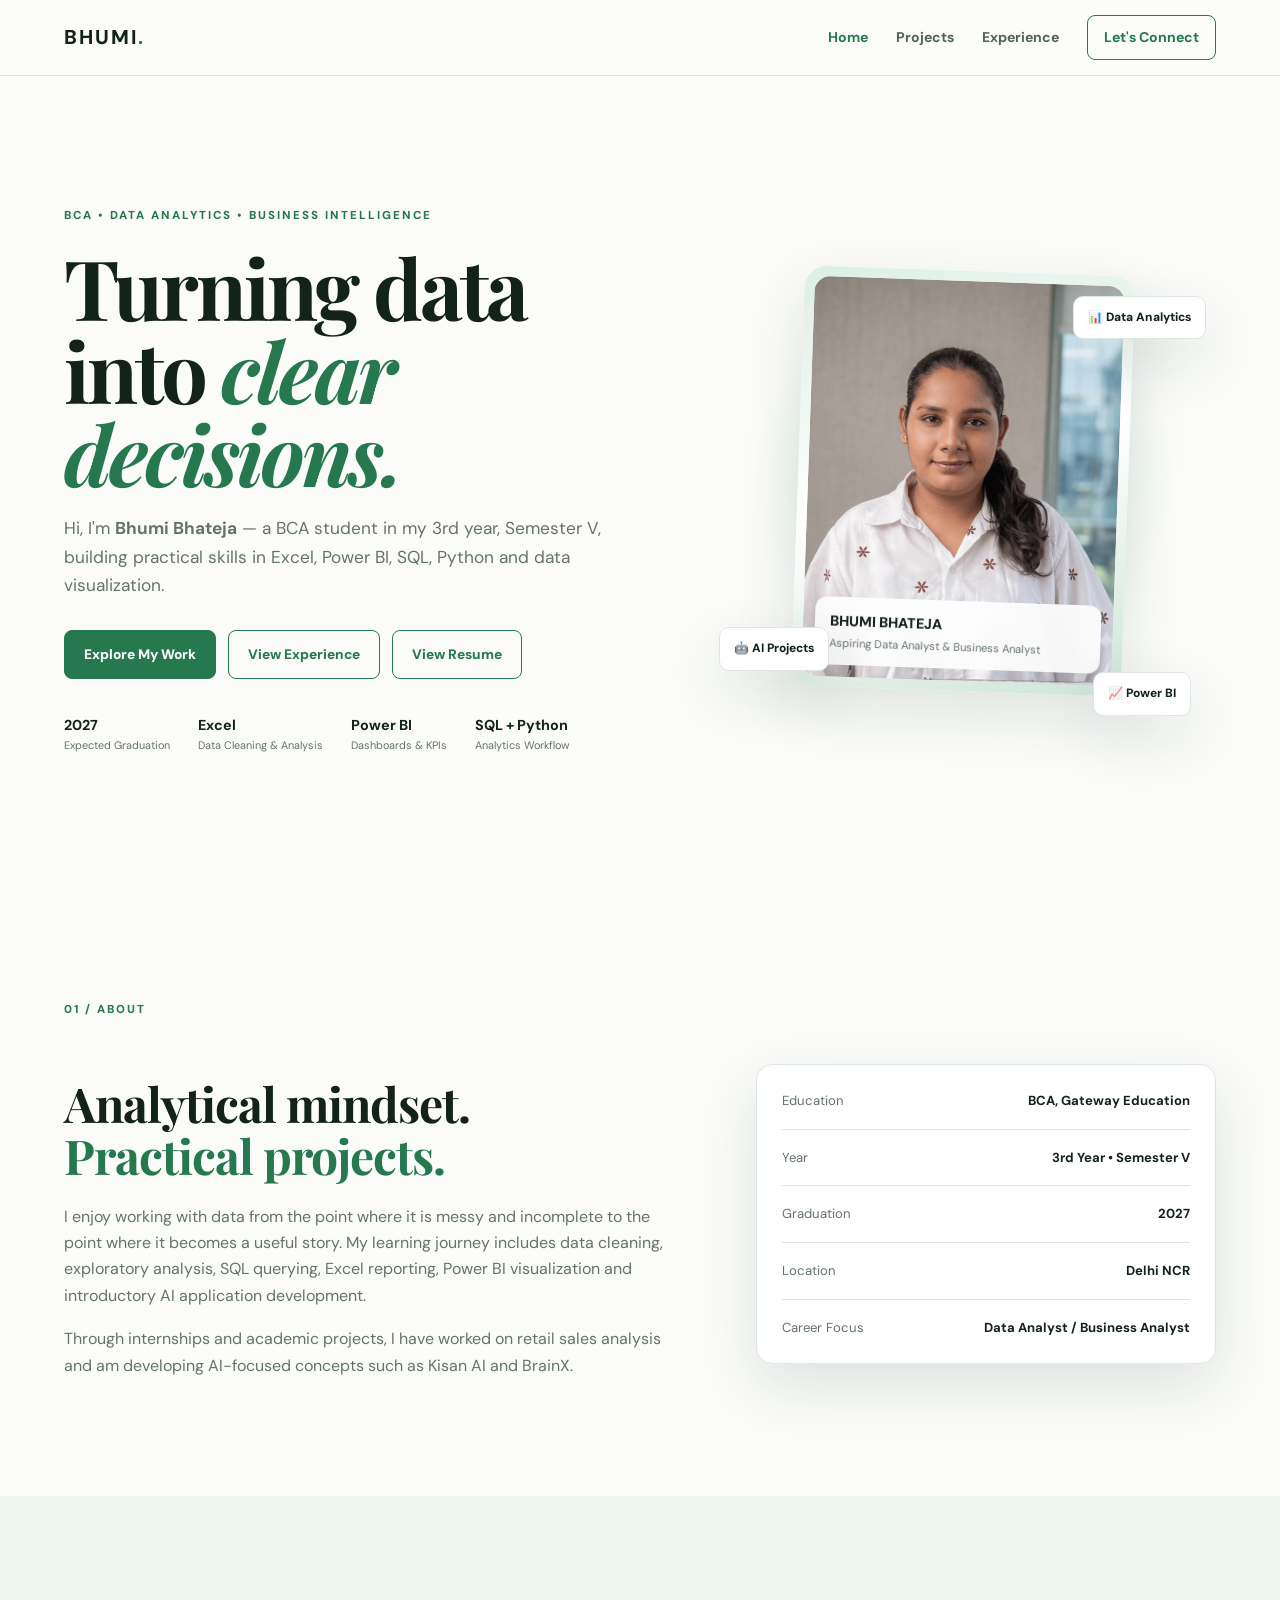
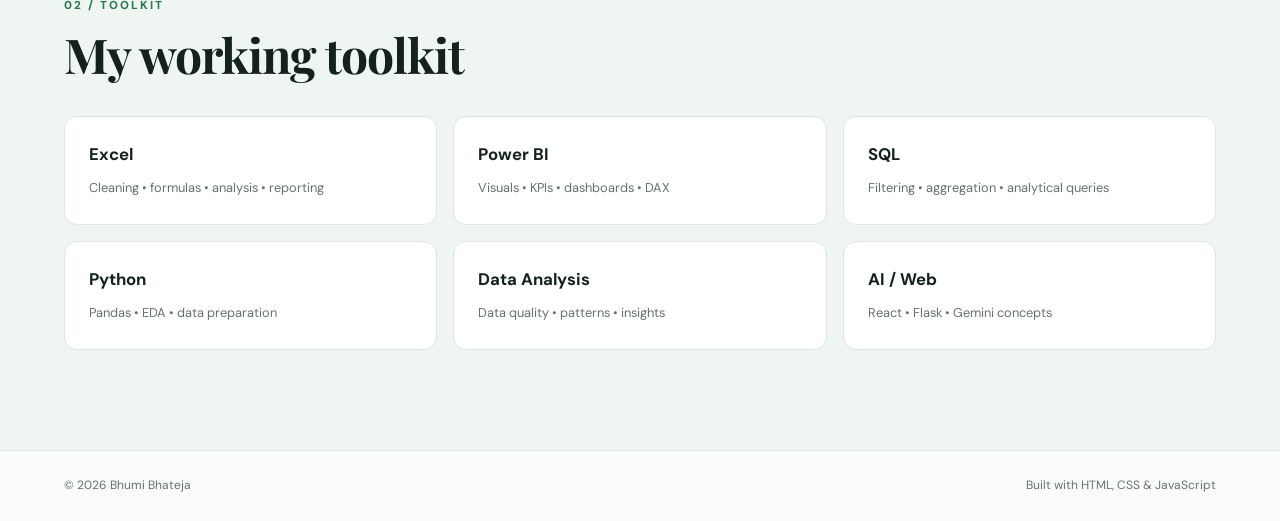
<file: index.html>
<!DOCTYPE html>
<html lang="en">
<head>
  <meta charset="UTF-8">
  <meta name="viewport" content="width=device-width, initial-scale=1.0">
  <meta name="description" content="Bhumi Bhateja — BCA student, aspiring Data Analyst and Business Analyst.">
  <title>Bhumi Bhateja | Portfolio</title>
  <link rel="stylesheet" href="style.css">
</head>
<body>
<header class="nav">
  <a class="brand" href="index.html">BHUMI<span>.</span></a>
  <button class="menu-toggle" aria-label="Open menu">☰</button>
  <nav class="nav-links">
    <a class="active" href="index.html">Home</a>
    <a href="projects.html">Projects</a>
    <a href="experience.html">Experience</a>
    <a class="nav-cta" href="mailto:bhatejabhumi@gmail.com">Let's Connect</a>
  </nav>
</header>

<main>
<section class="hero page">
  <div class="hero-copy">
    <div class="eyebrow">BCA • DATA ANALYTICS • BUSINESS INTELLIGENCE</div>
    <h1>Turning data into <em>clear decisions.</em></h1>
    <p class="hero-sub">
      Hi, I'm <strong>Bhumi Bhateja</strong> — a BCA student in my 3rd year,
      Semester V, building practical skills in Excel, Power BI, SQL, Python
      and data visualization.
    </p>
    <div class="actions">
    <a class="btn primary" href="projects.html">Explore My Work</a>
    <a class="btn ghost" href="experience.html">View Experience</a>
    <a class="btn ghost" href="Bhumi_Bhateja_Resume%20(1).pdf" target="_blank" rel="noopener noreferrer">View Resume</a>
</div>
    <div class="mini-stats">
      <div><strong>2027</strong><span>Expected Graduation</span></div>
      <div><strong>Excel</strong><span>Data Cleaning & Analysis</span></div>
      <div><strong>Power BI</strong><span>Dashboards & KPIs</span></div>
      <div><strong>SQL + Python</strong><span>Analytics Workflow</span></div>
    </div>
  </div>

  <div class="profile-wrap">
    <div class="profile-glow"></div>
    <div class="profile-card">
      <img src="assets/bhumi-profile.jpg" alt="Bhumi Bhateja">
      <div class="profile-caption">
        <span>BHUMI BHATEJA</span>
        <small>Aspiring Data Analyst & Business Analyst</small>
      </div>
    </div>
    <div class="float-chip chip-one">📊 Data Analytics</div>
    <div class="float-chip chip-two">🤖 AI Projects</div>
    <div class="float-chip chip-three">📈 Power BI</div>
  </div>
</section>

<section class="section page">
  <div class="section-label">01 / ABOUT</div>
  <div class="two-col">
    <div>
      <h2>Analytical mindset.<br><span>Practical projects.</span></h2>
      <p>
        I enjoy working with data from the point where it is messy and incomplete
        to the point where it becomes a useful story. My learning journey includes
        data cleaning, exploratory analysis, SQL querying, Excel reporting,
        Power BI visualization and introductory AI application development.
      </p>
      <p>
        Through internships and academic projects, I have worked on retail sales
        analysis and am developing AI-focused concepts such as Kisan AI and BrainX.
      </p>
    </div>
    <div class="fact-card">
      <div><span>Education</span><strong>BCA, Gateway Education</strong></div>
      <div><span>Year</span><strong>3rd Year • Semester V</strong></div>
      <div><span>Graduation</span><strong>2027</strong></div>
      <div><span>Location</span><strong>Delhi NCR</strong></div>
      <div><span>Career Focus</span><strong>Data Analyst / Business Analyst</strong></div>
    </div>
  </div>
</section>

<section class="section soft page">
  <div class="section-label">02 / TOOLKIT</div>
  <h2>My working toolkit</h2>
  <div class="skill-grid">
    <article><b>Excel</b><span>Cleaning • formulas • analysis • reporting</span></article>
    <article><b>Power BI</b><span>Visuals • KPIs • dashboards • DAX</span></article>
    <article><b>SQL</b><span>Filtering • aggregation • analytical queries</span></article>
    <article><b>Python</b><span>Pandas • EDA • data preparation</span></article>
    <article><b>Data Analysis</b><span>Data quality • patterns • insights</span></article>
    <article><b>AI / Web</b><span>React • Flask • Gemini concepts</span></article>
  </div>
</section>
</main>

<footer>
  <span>© <span id="year"></span> Bhumi Bhateja</span>
  <span>Built with HTML, CSS & JavaScript</span>
</footer>
<script src="script.js"></script>
</body>
</html>
</file>
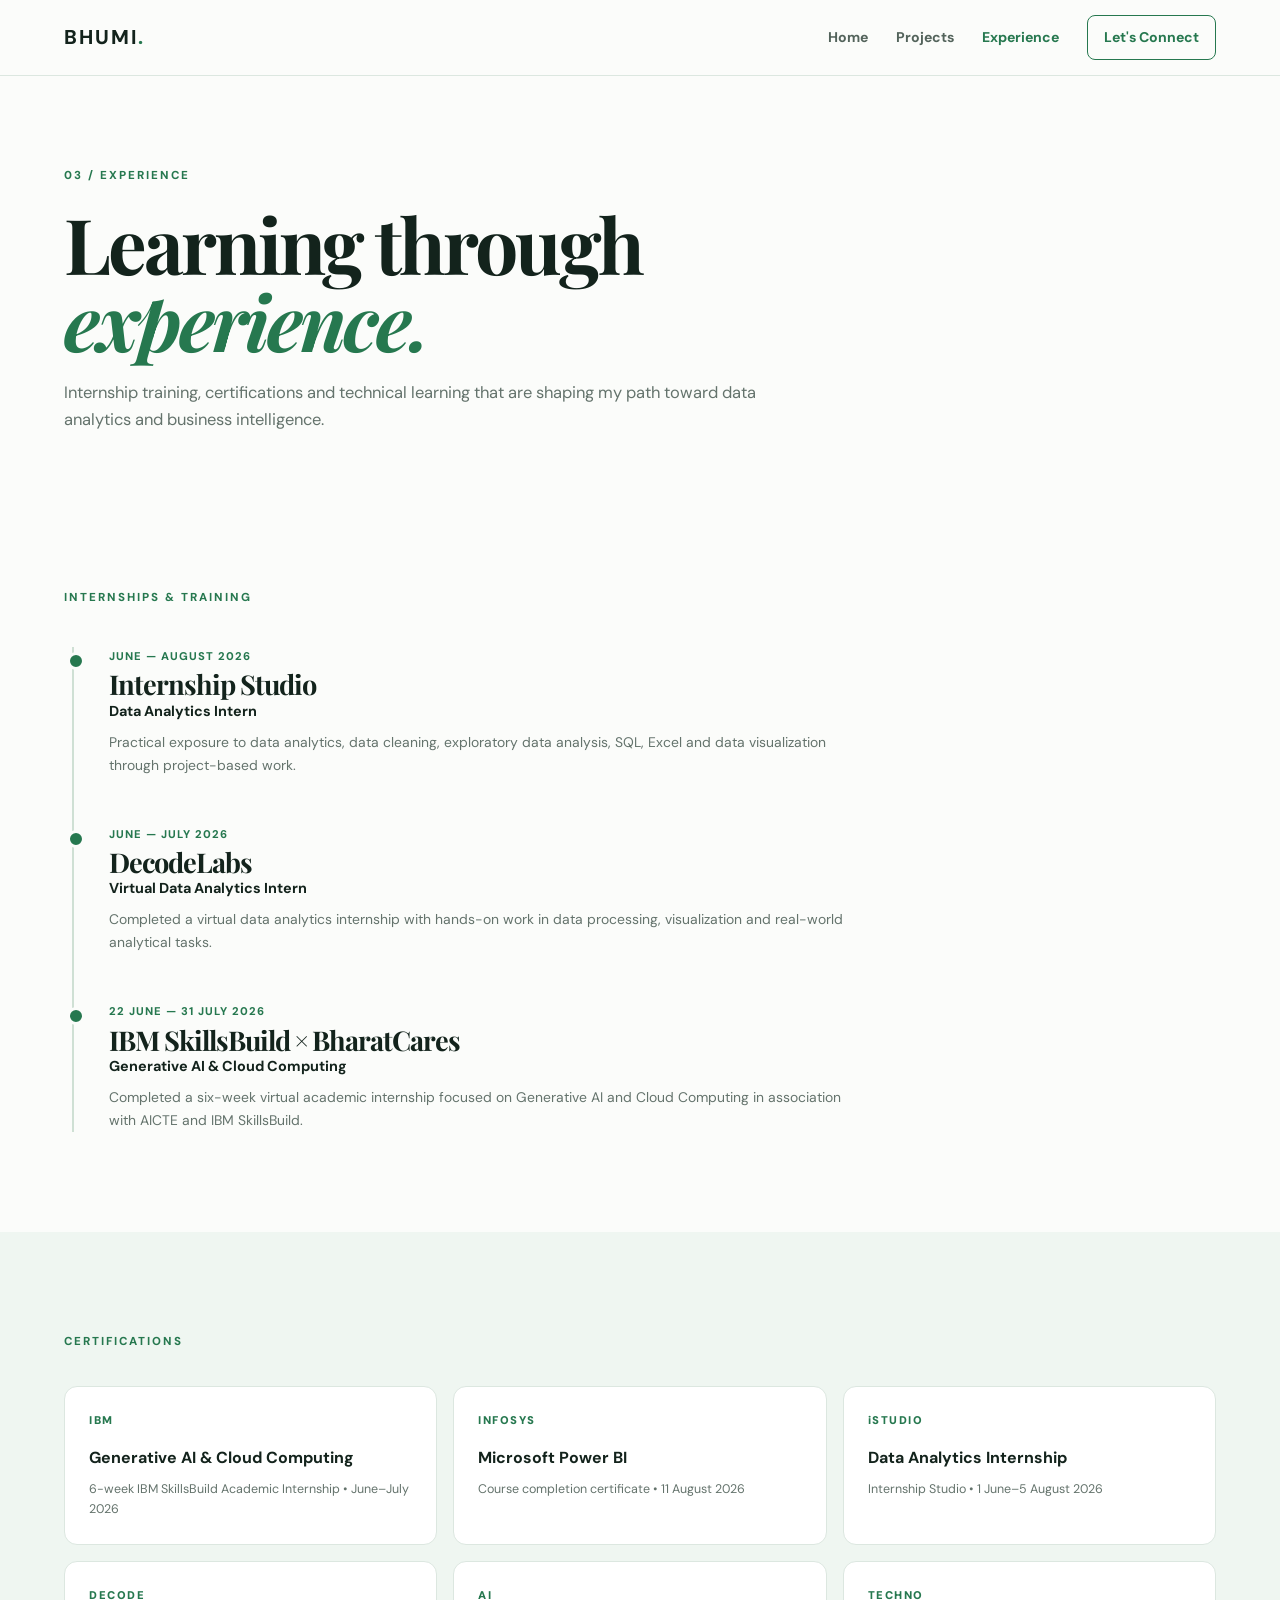
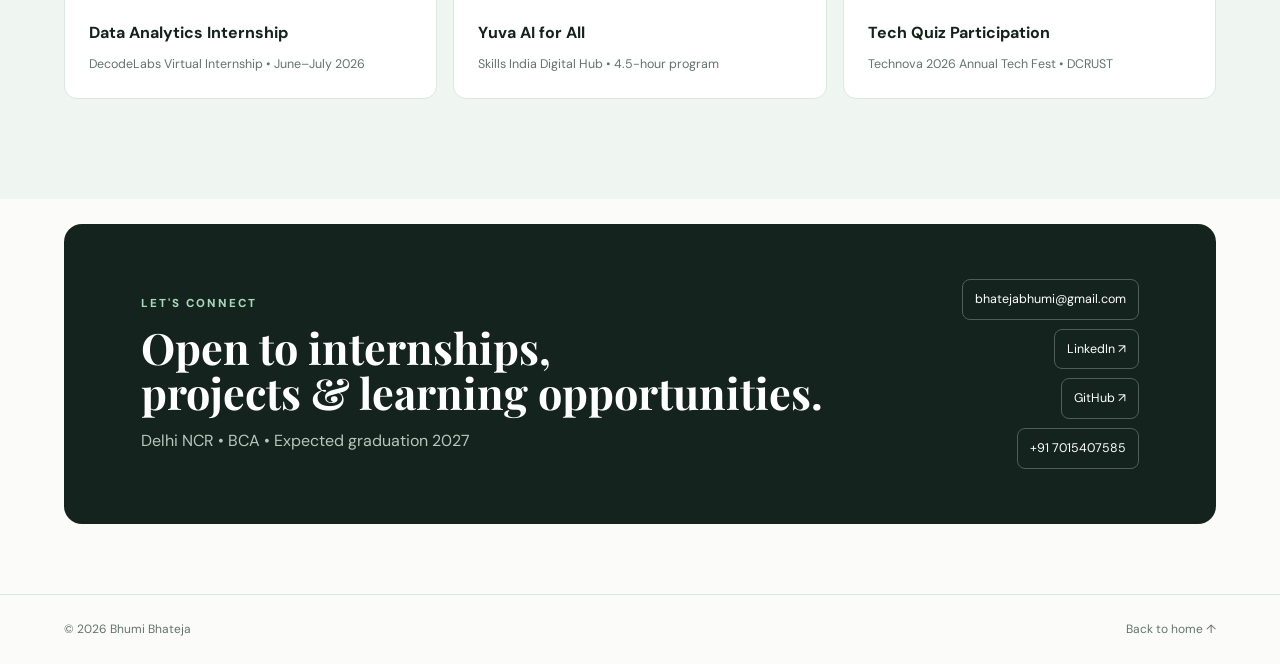
<file: experience.html>
<!DOCTYPE html>
<html lang="en">
<head>
  <meta charset="UTF-8">
  <meta name="viewport" content="width=device-width, initial-scale=1.0">
  <meta name="description" content="Bhumi Bhateja — experience, internships and certifications.">
  <title>Bhumi Bhateja | Experience</title>
  <link rel="stylesheet" href="style.css">
</head>
<body>
<header class="nav">
  <a class="brand" href="index.html">BHUMI<span>.</span></a>
  <button class="menu-toggle" aria-label="Open menu">☰</button>
  <nav class="nav-links">
    <a href="index.html">Home</a>
    <a href="projects.html">Projects</a>
    <a class="active" href="experience.html">Experience</a>
    <a class="nav-cta" href="mailto:bhatejabhumi@gmail.com">Let's Connect</a>
  </nav>
</header>

<main>
<section class="page page-header">
  <div class="section-label">03 / EXPERIENCE</div>
  <h1>Learning through <em>experience.</em></h1>
  <p>
    Internship training, certifications and technical learning that are shaping my
    path toward data analytics and business intelligence.
  </p>
</section>

<section class="section page">
  <div class="section-label">INTERNSHIPS & TRAINING</div>
  <div class="timeline">
    <article>
      <div class="timeline-date">JUNE — AUGUST 2026</div>
      <h2>Internship Studio</h2>
      <h3>Data Analytics Intern</h3>
      <p>
        Practical exposure to data analytics, data cleaning, exploratory data analysis,
        SQL, Excel and data visualization through project-based work.
      </p>
    </article>
    <article>
      <div class="timeline-date">JUNE — JULY 2026</div>
      <h2>DecodeLabs</h2>
      <h3>Virtual Data Analytics Intern</h3>
      <p>
        Completed a virtual data analytics internship with hands-on work in data
        processing, visualization and real-world analytical tasks.
      </p>
    </article>
    <article>
      <div class="timeline-date">22 JUNE — 31 JULY 2026</div>
      <h2>IBM SkillsBuild × BharatCares</h2>
      <h3>Generative AI & Cloud Computing</h3>
      <p>
        Completed a six-week virtual academic internship focused on Generative AI
        and Cloud Computing in association with AICTE and IBM SkillsBuild.
      </p>
    </article>
  </div>
</section>

<section class="section soft page">
  <div class="section-label">CERTIFICATIONS</div>
  <div class="cert-grid">
    <article class="cert">
      <div class="cert-logo">IBM</div>
      <h3>Generative AI & Cloud Computing</h3>
      <p>6-week IBM SkillsBuild Academic Internship • June–July 2026</p>
    </article>
    <article class="cert">
      <div class="cert-logo">INFOSYS</div>
      <h3>Microsoft Power BI</h3>
      <p>Course completion certificate • 11 August 2026</p>
    </article>
    <article class="cert">
      <div class="cert-logo">iSTUDIO</div>
      <h3>Data Analytics Internship</h3>
      <p>Internship Studio • 1 June–5 August 2026</p>
    </article>
    <article class="cert">
      <div class="cert-logo">DECODE</div>
      <h3>Data Analytics Internship</h3>
      <p>DecodeLabs Virtual Internship • June–July 2026</p>
    </article>
    <article class="cert">
      <div class="cert-logo">AI</div>
      <h3>Yuva AI for All</h3>
      <p>Skills India Digital Hub • 4.5-hour program</p>
    </article>
    <article class="cert">
      <div class="cert-logo">TECHNO</div>
      <h3>Tech Quiz Participation</h3>
      <p>Technova 2026 Annual Tech Fest • DCRUST</p>
    </article>
  </div>
</section>

<section class="contact page">
  <div>
    <div class="section-label light">LET'S CONNECT</div>
    <h2>Open to internships,<br>projects & learning opportunities.</h2>
    <p>Delhi NCR • BCA • Expected graduation 2027</p>
  </div>
  <div class="contact-actions">
    <a href="mailto:bhatejabhumi@gmail.com">bhatejabhumi@gmail.com</a>
    <a href="https://www.linkedin.com/in/bhumi-bhateja-126002326/" target="_blank" rel="noreferrer">LinkedIn ↗</a>
    <a href="https://github.com/Bhumi008007" target="_blank" rel="noreferrer">GitHub ↗</a>
    <span>+91 7015407585</span>
  </div>
</section>
</main>

<footer>
  <span>© <span id="year"></span> Bhumi Bhateja</span>
  <a href="index.html">Back to home ↑</a>
</footer>
<script src="script.js"></script>
</body>
</html>
</file>
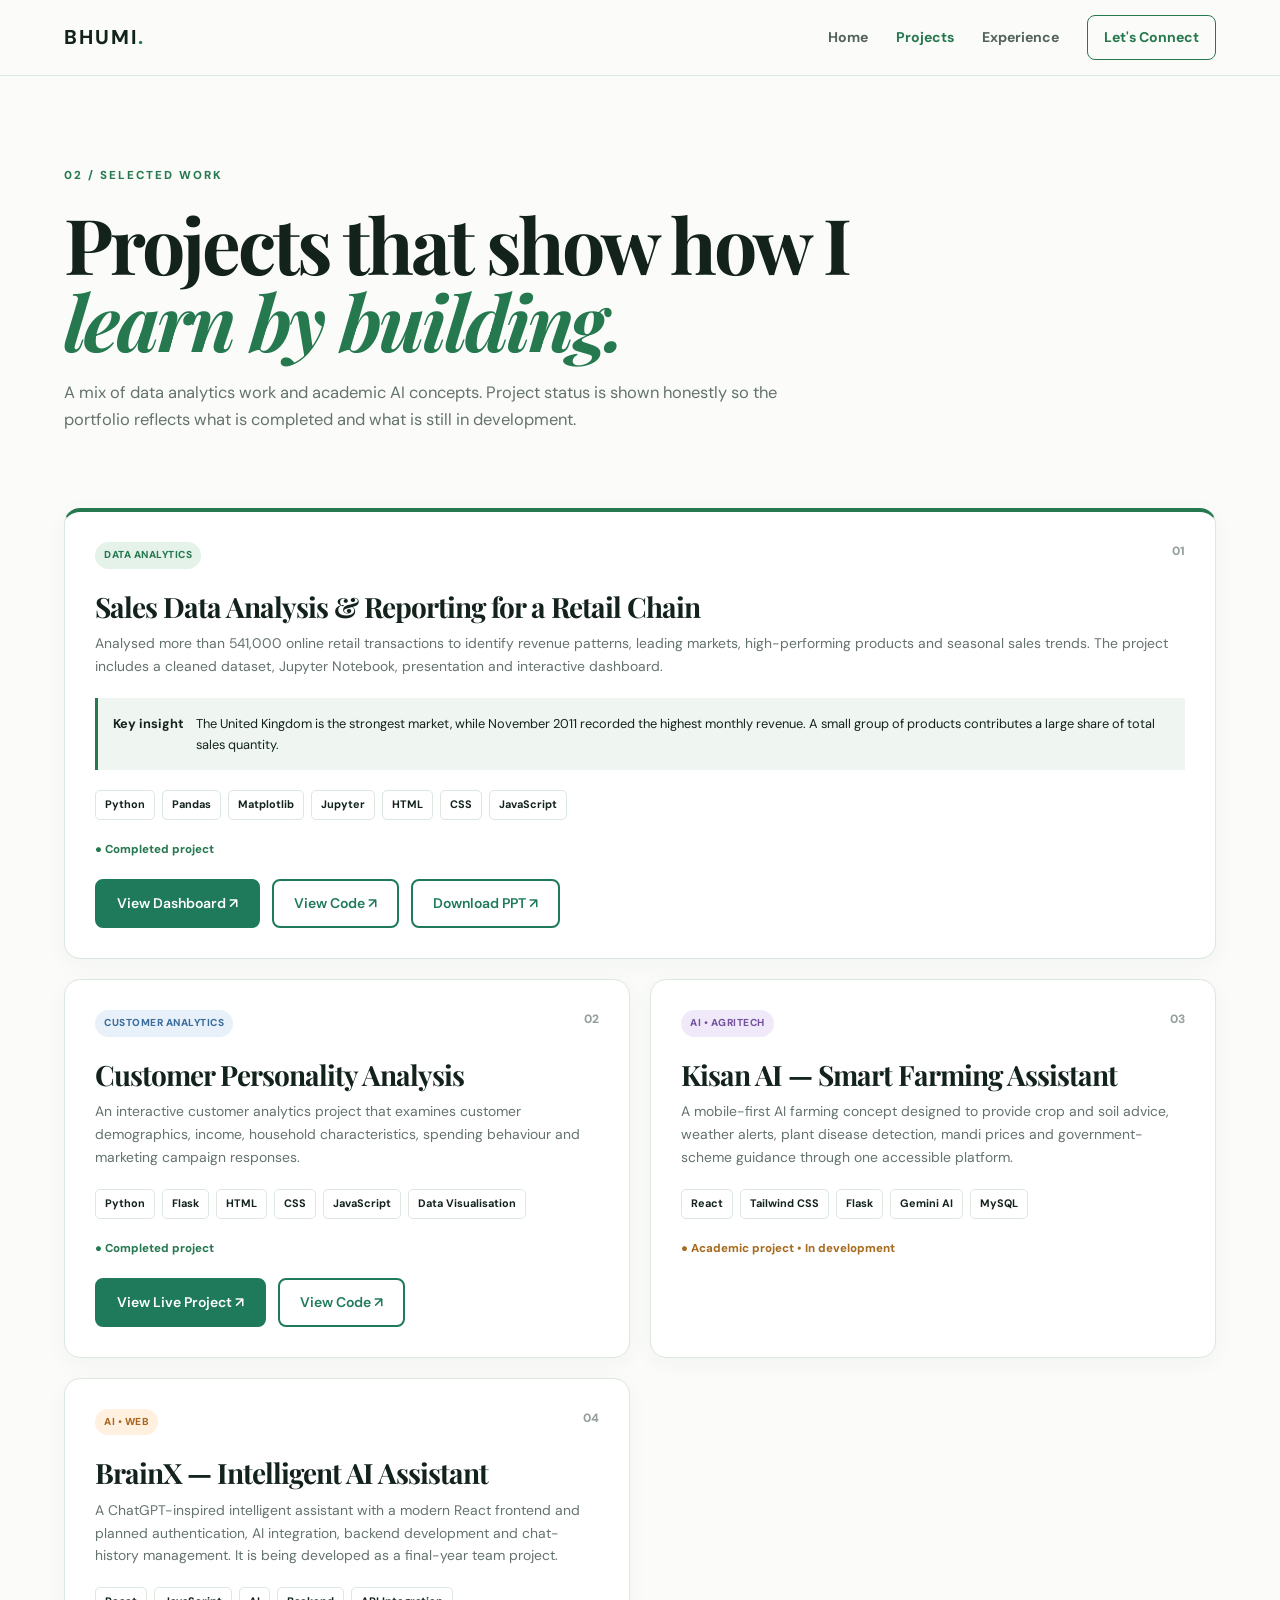
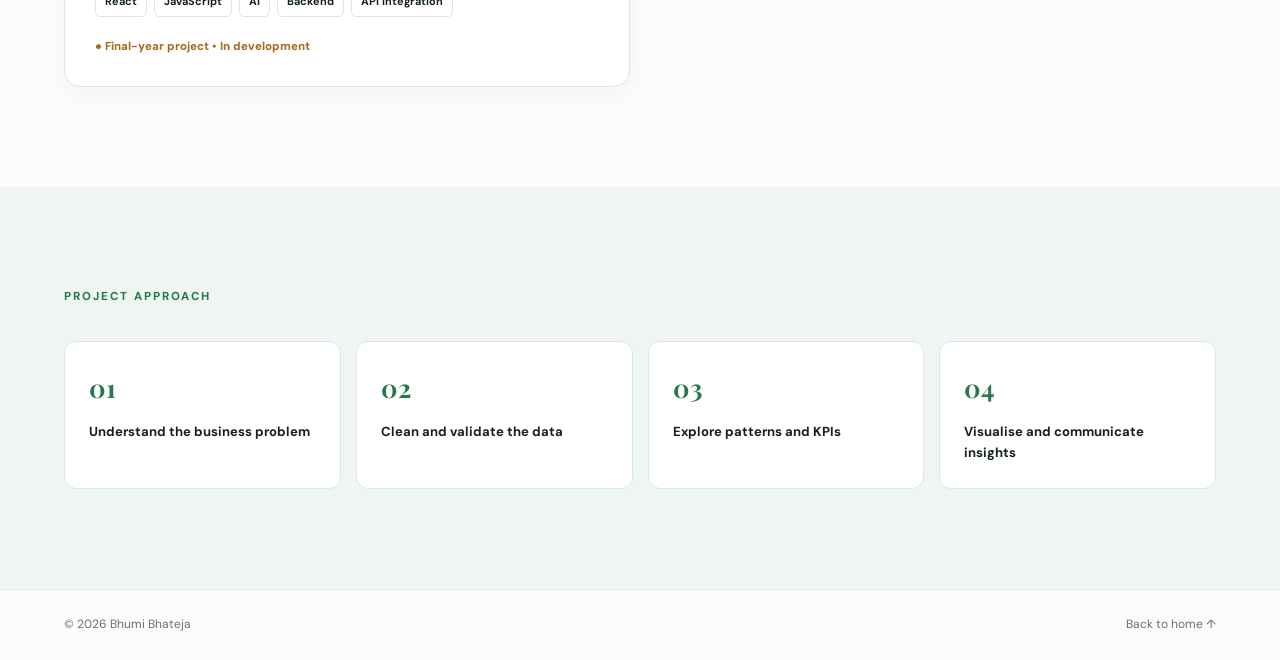
<file: projects.html>
<!DOCTYPE html>
<html lang="en">

<head>
  <meta charset="UTF-8">

  <meta
    name="viewport"
    content="width=device-width, initial-scale=1.0"
  >

  <meta
    name="description"
    content="Bhumi Bhateja — Data Analytics and AI projects."
  >

  <title>Bhumi Bhateja | Projects</title>

  <link rel="stylesheet" href="style.css">
</head>

<body>

<header class="nav">

  <a class="brand" href="index.html">
    BHUMI<span>.</span>
  </a>

  <button class="menu-toggle" aria-label="Open menu">
    ☰
  </button>

  <nav class="nav-links">

    <a href="index.html">
      Home
    </a>

    <a class="active" href="projects.html">
      Projects
    </a>

    <a href="experience.html">
      Experience
    </a>

    <a
      class="nav-cta"
      href="mailto:bhatejabhumi@gmail.com"
    >
      Let's Connect
    </a>

  </nav>

</header>


<main>

  <!-- Page Heading -->

  <section class="page page-header">

    <div class="section-label">
      02 / SELECTED WORK
    </div>

    <h1>
      Projects that show how I
      <em>learn by building.</em>
    </h1>

    <p>
      A mix of data analytics work and academic AI concepts.
      Project status is shown honestly so the portfolio reflects
      what is completed and what is still in development.
    </p>

  </section>


  <!-- Projects -->

  <section class="section page project-list">


    <!-- Retail Sales Analysis -->

    <article class="project large">

      <div class="project-meta">

        <span class="tag green">
          DATA ANALYTICS
        </span>

        <span>01</span>

      </div>

      <h2>
        Sales Data Analysis & Reporting for a Retail Chain
      </h2>

      <p>
        Analysed more than 541,000 online retail transactions
        to identify revenue patterns, leading markets,
        high-performing products and seasonal sales trends.
        The project includes a cleaned dataset, Jupyter Notebook,
        presentation and interactive dashboard.
      </p>

      <div class="insight">

        <b>Key insight</b>

        <span>
          The United Kingdom is the strongest market, while
          November 2011 recorded the highest monthly revenue.
          A small group of products contributes a large share
          of total sales quantity.
        </span>

      </div>

      <div class="tech-row">

        <span>Python</span>
        <span>Pandas</span>
        <span>Matplotlib</span>
        <span>Jupyter</span>
        <span>HTML</span>
        <span>CSS</span>
        <span>JavaScript</span>

      </div>

      <div class="status done">
        ● Completed project
      </div>

      <div class="project-buttons">

        <a
          href="https://bhumi008007.github.io/Retail_Sales_Analysis_Project/SA/retail-sales-analysis/dashboard/"
          class="project-link"
          target="_blank"
          rel="noopener noreferrer"
        >
          View Dashboard ↗
        </a>

        <a
          href="https://github.com/Bhumi008007/Retail_Sales_Analysis_Project"
          class="project-link secondary"
          target="_blank"
          rel="noopener noreferrer"
        >
          View Code ↗
        </a>

        <a
          href="https://github.com/Bhumi008007/Retail_Sales_Analysis_Project/raw/refs/heads/main/SA/retail-sales-analysis/presentation/Retail_Sales_Analysis_Bhumi_Bhateja.pptx"
          class="project-link secondary"
          target="_blank"
          rel="noopener noreferrer"
        >
          Download PPT ↗
        </a>

      </div>

    </article>


    <!-- Customer Personality Analysis -->

    <article class="project">

      <div class="project-meta">

        <span class="tag blue">
          CUSTOMER ANALYTICS
        </span>

        <span>02</span>

      </div>

      <h2>
        Customer Personality Analysis
      </h2>

      <p>
        An interactive customer analytics project that examines
        customer demographics, income, household characteristics,
        spending behaviour and marketing campaign responses.
      </p>

      <div class="tech-row">

        <span>Python</span>
        <span>Flask</span>
        <span>HTML</span>
        <span>CSS</span>
        <span>JavaScript</span>
        <span>Data Visualisation</span>

      </div>

      <div class="status done">
        ● Completed project
      </div>

      <div class="project-buttons">

        <a
          href="https://customer-personality-dashboard.vercel.app/"
          class="project-link"
          target="_blank"
          rel="noopener noreferrer"
        >
          View Live Project ↗
        </a>

        <a
          href="https://github.com/Bhumi008007/customer-personality-dashboard"
          class="project-link secondary"
          target="_blank"
          rel="noopener noreferrer"
        >
          View Code ↗
        </a>

      </div>

    </article>


    <!-- Kisan AI -->

    <article class="project">

      <div class="project-meta">

        <span class="tag purple">
          AI • AGRITECH
        </span>

        <span>03</span>

      </div>

      <h2>
        Kisan AI — Smart Farming Assistant
      </h2>

      <p>
        A mobile-first AI farming concept designed to provide
        crop and soil advice, weather alerts, plant disease
        detection, mandi prices and government-scheme guidance
        through one accessible platform.
      </p>

      <div class="tech-row">

        <span>React</span>
        <span>Tailwind CSS</span>
        <span>Flask</span>
        <span>Gemini AI</span>
        <span>MySQL</span>

      </div>

      <div class="status progress">
        ● Academic project • In development
      </div>

    </article>


    <!-- BrainX -->

    <article class="project">

      <div class="project-meta">

        <span class="tag orange">
          AI • WEB
        </span>

        <span>04</span>

      </div>

      <h2>
        BrainX — Intelligent AI Assistant
      </h2>

      <p>
        A ChatGPT-inspired intelligent assistant with a modern
        React frontend and planned authentication, AI integration,
        backend development and chat-history management.
        It is being developed as a final-year team project.
      </p>

      <div class="tech-row">

        <span>React</span>
        <span>JavaScript</span>
        <span>AI</span>
        <span>Backend</span>
        <span>API Integration</span>

      </div>

      <div class="status progress">
        ● Final-year project • In development
      </div>

    </article>

  </section>


  <!-- Project Approach -->

  <section class="section soft page">

    <div class="section-label">
      PROJECT APPROACH
    </div>

    <div class="process">

      <div>
        <strong>01</strong>
        <span>Understand the business problem</span>
      </div>

      <div>
        <strong>02</strong>
        <span>Clean and validate the data</span>
      </div>

      <div>
        <strong>03</strong>
        <span>Explore patterns and KPIs</span>
      </div>

      <div>
        <strong>04</strong>
        <span>Visualise and communicate insights</span>
      </div>

    </div>

  </section>

</main>


<footer>

  <span>
    © <span id="year"></span> Bhumi Bhateja
  </span>

  <a
    href="index.html"
  >
    Back to home ↑
  </a>

</footer>


<script src="script.js"></script>

</body>

</html>
</file>
<file: style.css>
@import url('https://fonts.googleapis.com/css2?family=DM+Sans:wght@400;500;600;700;800&family=Playfair+Display:ital,wght@0,600;0,700;1,600;1,700&display=swap');

:root{
  --ink:#13231c;--muted:#64736c;--paper:#fbfcfa;--white:#fff;
  --green:#26784f;--green2:#dcefe4;--line:#dce7e0;--soft:#eff6f1;
  --navy:#14231d;--shadow:0 22px 60px rgba(18,48,34,.12)
}
*{box-sizing:border-box;margin:0;padding:0}
html{scroll-behavior:smooth}
body{font-family:"DM Sans",sans-serif;color:var(--ink);background:var(--paper);line-height:1.65}
a{text-decoration:none;color:inherit}
.page{width:min(1180px,90%);margin:auto}
.nav{height:76px;padding:0 5%;display:flex;align-items:center;justify-content:space-between;position:sticky;top:0;z-index:50;background:rgba(251,252,250,.92);backdrop-filter:blur(16px);border-bottom:1px solid var(--line)}
.brand{font-size:1.25rem;font-weight:800;letter-spacing:2px}.brand span{color:var(--green)}
.nav-links{display:flex;align-items:center;gap:28px;font-size:.88rem;font-weight:700;color:#53635b}
.nav-links a:hover,.nav-links .active{color:var(--green)}
.nav-cta{padding:10px 16px!important;border:1px solid var(--green);border-radius:8px;color:var(--green)!important}
.menu-toggle{display:none;border:0;background:none;font-size:1.5rem}
.hero{min-height:calc(100vh - 76px);display:grid;grid-template-columns:1.08fr .92fr;gap:50px;align-items:center;padding-top:55px;padding-bottom:70px}
.eyebrow,.section-label{color:var(--green);font-size:.72rem;font-weight:800;letter-spacing:2px}
.hero h1,.page-header h1{font-family:"Playfair Display",serif;font-size:clamp(3.4rem,6.5vw,6.3rem);line-height:1;letter-spacing:-3px;margin:20px 0}
.hero h1 em,.page-header h1 em{color:var(--green);font-style:italic}
.hero-sub{max-width:650px;font-size:1.08rem;color:var(--muted)}
.actions{display:flex;gap:12px;margin:30px 0}
.btn{display:inline-block;padding:12px 19px;border-radius:8px;font-weight:800;font-size:.86rem;border:1px solid var(--green)}
.primary{background:var(--green);color:#fff}.ghost{color:var(--green)}.ghost:hover{background:var(--soft)}
.mini-stats{display:flex;gap:28px;flex-wrap:wrap;margin-top:35px}.mini-stats div{display:flex;flex-direction:column}.mini-stats strong{font-size:.9rem}.mini-stats span{font-size:.68rem;color:var(--muted)}
.profile-wrap{height:510px;position:relative;display:grid;place-items:center}
.profile-glow{position:absolute;width:420px;height:420px;border-radius:50%;background:radial-gradient(circle,#dcefe4 0%,#f3f8f4 58%,transparent 70%);filter:blur(3px)}
.profile-card{position:relative;width:330px;height:420px;border-radius:22px;overflow:hidden;background:linear-gradient(160deg,#dcefe4,#fff 48%,#cfe5d8);padding:10px;box-shadow:var(--shadow);transform:rotate(2deg);z-index:2}
.profile-card img{width:100%;height:100%;object-fit:cover;object-position:center 25%;border-radius:16px;display:block}
.profile-caption{position:absolute;left:22px;right:22px;bottom:22px;padding:13px 15px;border-radius:12px;background:rgba(255,255,255,.9);backdrop-filter:blur(8px);display:flex;flex-direction:column}.profile-caption span{font-weight:800;font-size:.9rem}.profile-caption small{color:var(--muted);font-size:.7rem}
.float-chip{position:absolute;background:#fff;border:1px solid var(--line);padding:11px 14px;border-radius:10px;box-shadow:var(--shadow);font-size:.75rem;font-weight:800;z-index:4}.chip-one{top:70px;right:10px}.chip-two{bottom:65px;left:10px}.chip-three{bottom:20px;right:25px}
.section{padding:100px 0}.soft{background:var(--soft);width:100%;padding-left:5%;padding-right:5%}
.section h2{font-family:"Playfair Display",serif;font-size:3rem;line-height:1.08;letter-spacing:-1px;margin:14px 0 22px}.section h2 span{color:var(--green)}
.two-col{display:grid;grid-template-columns:1.15fr .85fr;gap:70px;margin-top:45px}.two-col p{color:var(--muted);margin:0 0 17px;max-width:680px}
.fact-card{background:#fff;border:1px solid var(--line);border-radius:16px;padding:8px 25px;box-shadow:var(--shadow);height:max-content}.fact-card div{padding:17px 0;border-bottom:1px solid var(--line);display:flex;justify-content:space-between;gap:20px;font-size:.82rem}.fact-card div:last-child{border:0}.fact-card span{color:var(--muted)}.fact-card strong{text-align:right}
.skill-grid{display:grid;grid-template-columns:repeat(3,1fr);gap:16px;margin-top:35px}.skill-grid article{background:#fff;border:1px solid var(--line);padding:24px;border-radius:13px}.skill-grid b{display:block;font-size:1.05rem;margin-bottom:5px}.skill-grid span{color:var(--muted);font-size:.8rem}
.page-header{padding-top:90px;padding-bottom:55px}.page-header h1{max-width:900px;font-size:clamp(3rem,6vw,5.7rem)}.page-header p{max-width:720px;color:var(--muted);font-size:1.03rem}
.project-list{display:grid;grid-template-columns:1fr 1fr;gap:20px;padding-top:20px}.project{background:#fff;border:1px solid var(--line);border-radius:16px;padding:30px;transition:.25s;box-shadow:0 5px 22px rgba(20,45,33,.04)}.project:hover{transform:translateY(-5px);box-shadow:var(--shadow)}.project.large{grid-column:span 2;border-top:4px solid var(--green)}
.project-meta{display:flex;justify-content:space-between;color:#94a099;font-size:.75rem;font-weight:800}.tag{padding:5px 9px;border-radius:20px;font-size:.63rem;letter-spacing:.5px}.green{background:#e4f2e9;color:#26784f}.blue{background:#e8f0fa;color:#3b6d9c}.purple{background:#f0e9fa;color:#73529b}.orange{background:#fff0df;color:#a8651d}
.project h2{font-family:"Playfair Display",serif;font-size:1.75rem;margin:22px 0 9px;line-height:1.15}.project p{color:var(--muted);font-size:.87rem}.insight{margin-top:20px;padding:15px;background:var(--soft);border-left:3px solid var(--green);display:flex;gap:12px;font-size:.8rem}.insight b{white-space:nowrap}.tech-row{display:flex;flex-wrap:wrap;gap:7px;margin:20px 0}.tech-row span{border:1px solid var(--line);padding:5px 9px;border-radius:5px;font-size:.68rem;font-weight:700}.status{font-size:.72rem;font-weight:800}.done{color:var(--green)}.progress{color:#a66b1f}
.process{display:grid;grid-template-columns:repeat(4,1fr);gap:15px;margin-top:35px}.process div{background:#fff;border:1px solid var(--line);padding:24px;border-radius:12px;display:flex;flex-direction:column;gap:12px}.process strong{color:var(--green);font-family:"Playfair Display",serif;font-size:1.6rem}.process span{font-weight:700;font-size:.82rem}
.timeline{border-left:2px solid #cfe0d4;margin:40px 0 0 8px;padding-left:35px;max-width:900px}.timeline article{position:relative;padding-bottom:48px}.timeline article:last-child{padding-bottom:0}.timeline article:before{content:"";position:absolute;width:12px;height:12px;border-radius:50%;background:var(--green);left:-42px;top:5px;border:3px solid var(--paper)}.timeline-date{color:var(--green);font-size:.7rem;font-weight:800;letter-spacing:1px}.timeline h2{font-family:"Playfair Display",serif;font-size:1.7rem;margin:5px 0 0}.timeline h3{font-size:.9rem;margin-bottom:7px}.timeline p{color:var(--muted);font-size:.87rem;max-width:750px}
.cert-grid{display:grid;grid-template-columns:repeat(3,1fr);gap:16px;margin-top:35px}.cert{background:#fff;border:1px solid var(--line);border-radius:13px;padding:24px}.cert-logo{font-size:.7rem;font-weight:900;letter-spacing:1.5px;color:var(--green);margin-bottom:16px}.cert h3{font-size:1rem;margin-bottom:7px}.cert p{font-size:.78rem;color:var(--muted)}
.contact{margin-top:25px;margin-bottom:70px;background:var(--navy);color:#fff;border-radius:18px;padding:55px 6%;display:flex;justify-content:space-between;align-items:center;gap:35px}.contact h2{font-family:"Playfair Display",serif;font-size:2.7rem;line-height:1.05;margin:12px 0}.contact p{color:#b8c6be}.section-label.light{color:#a9d9bb}.contact-actions{display:flex;flex-direction:column;gap:9px;align-items:flex-end}.contact-actions a,.contact-actions span{border:1px solid #4d6056;border-radius:8px;padding:9px 12px;font-size:.78rem}.contact-actions a:hover{background:#fff;color:var(--navy)}
footer{padding:25px 5%;border-top:1px solid var(--line);display:flex;justify-content:space-between;color:var(--muted);font-size:.75rem}
@media(max-width:900px){.hero{grid-template-columns:1fr}.profile-wrap{height:450px}.two-col{grid-template-columns:1fr}.skill-grid,.cert-grid{grid-template-columns:1fr 1fr}.project-list{grid-template-columns:1fr}.project.large{grid-column:span 1}.process{grid-template-columns:1fr 1fr}.contact{flex-direction:column;align-items:flex-start}.contact-actions{align-items:flex-start}}
@media(max-width:650px){.nav{padding:0 5%}.menu-toggle{display:block}.nav-links{display:none;position:absolute;left:0;right:0;top:76px;background:var(--paper);padding:20px 5%;flex-direction:column;align-items:flex-start;border-bottom:1px solid var(--line)}.nav-links.open{display:flex}.hero{padding-top:50px}.hero h1,.page-header h1{font-size:3.15rem;letter-spacing:-1.5px}.section{padding:75px 0}.soft{padding-left:5%;padding-right:5%}.skill-grid,.cert-grid,.process{grid-template-columns:1fr}.profile-card{width:290px;height:380px}.float-chip{font-size:.68rem}.chip-one{right:0}.chip-two{left:0}.chip-three{right:0}.contact h2{font-size:2.15rem}.contact-actions{width:100%}.contact-actions a,.contact-actions span{width:100%}footer{flex-direction:column;gap:8px}}


.project-buttons {
  display: flex;
  flex-wrap: wrap;
  gap: 12px;
  margin-top: 20px;
}

.project-link {
  display: inline-block;
  padding: 11px 20px;
  color: #ffffff;
  background-color: #1f7a5c;
  border: 2px solid #1f7a5c;
  border-radius: 8px;
  font-size: 14px;
  font-weight: 600;
  text-decoration: none;
  transition: all 0.3s ease;
}

.project-link:hover {
  color: #1f7a5c;
  background-color: transparent;
  transform: translateY(-2px);
}

.project-link.secondary {
  color: #1f7a5c;
  background-color: transparent;
}

.project-link.secondary:hover {
  color: #ffffff;
  background-color: #1f7a5c;
}
</file>
